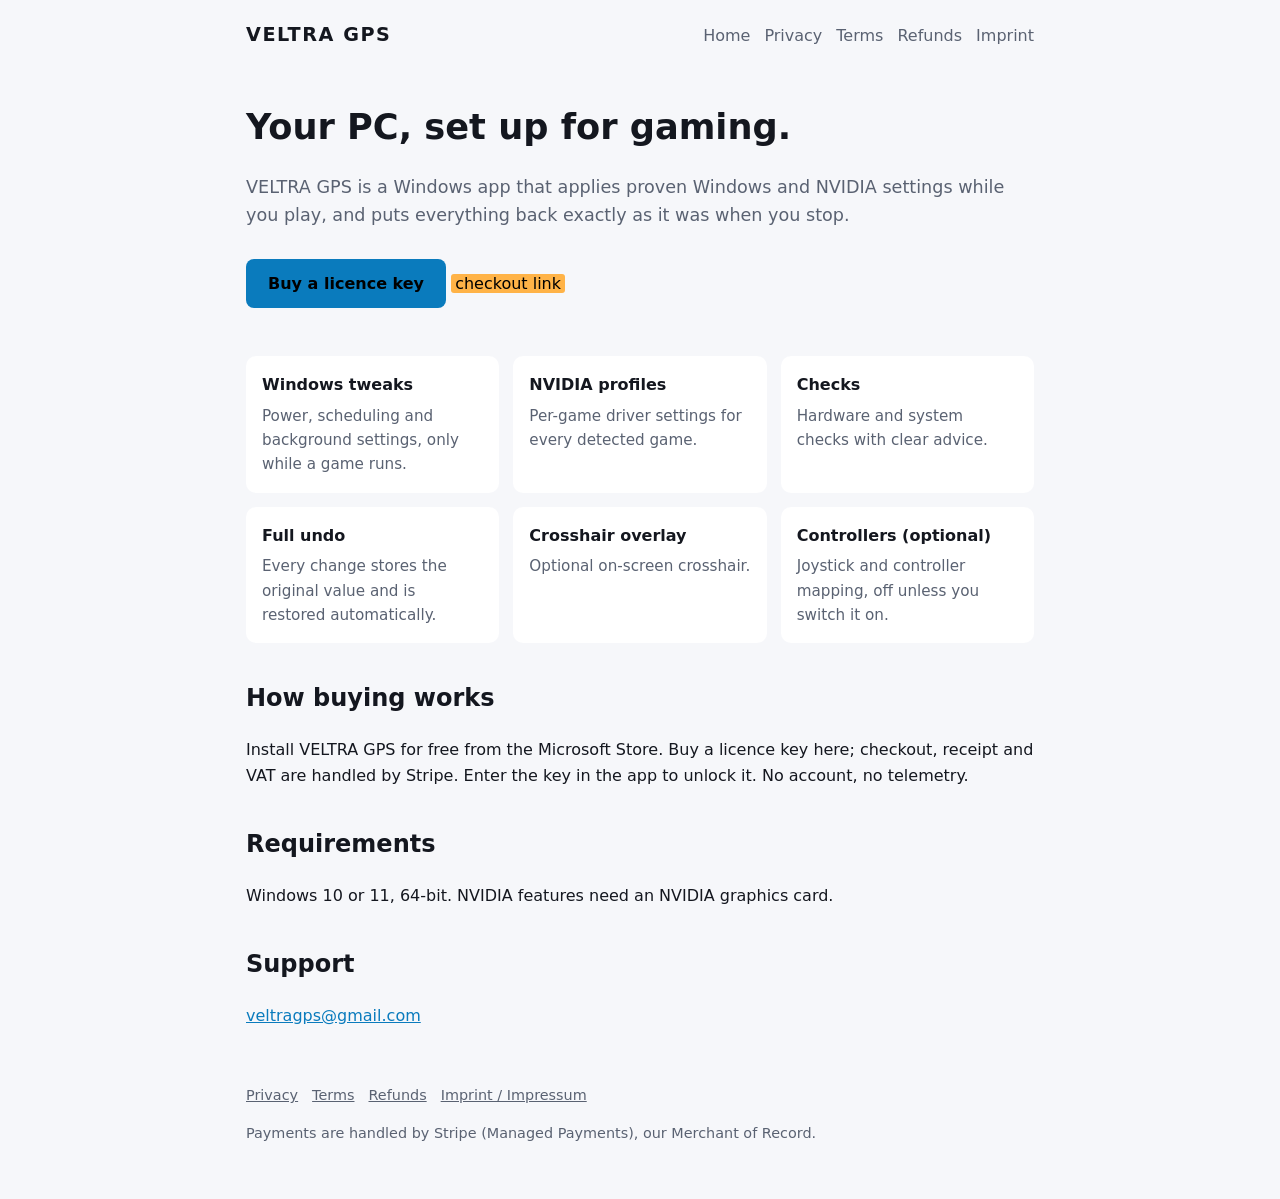
<file: docs/index.html>
<!doctype html>
<html lang="en">
<head>
<meta charset="utf-8">
<meta name="viewport" content="width=device-width,initial-scale=1">
<title>VELTRA GPS</title>
<meta name="description" content="Windows app that sets up your PC for gaming and restores every setting when you stop.">
<link rel="stylesheet" href="style.css">
</head>
<body>
<header><a class="brand" href="index.html">VELTRA GPS</a><nav><a href="index.html">Home</a><a href="privacy.html">Privacy</a><a href="terms.html">Terms</a><a href="refund.html">Refunds</a><a href="imprint.html">Imprint</a></nav></header>
<main>
<section class="hero">
<h1>Your PC, set up for gaming.</h1>
<p>VELTRA GPS is a Windows app that applies proven Windows and NVIDIA settings while you play, and puts everything back exactly as it was when you stop.</p>
<a class="btn" href="#">Buy a licence key</a> <span class="todo">checkout link</span>
</section>
<div class="grid">
<div class="card"><h3>Windows tweaks</h3><p>Power, scheduling and background settings, only while a game runs.</p></div>
<div class="card"><h3>NVIDIA profiles</h3><p>Per-game driver settings for every detected game.</p></div>
<div class="card"><h3>Checks</h3><p>Hardware and system checks with clear advice.</p></div>
<div class="card"><h3>Full undo</h3><p>Every change stores the original value and is restored automatically.</p></div>
<div class="card"><h3>Crosshair overlay</h3><p>Optional on-screen crosshair.</p></div>
<div class="card"><h3>Controllers (optional)</h3><p>Joystick and controller mapping, off unless you switch it on.</p></div>
</div>
<h2>How buying works</h2>
<p>Install VELTRA GPS for free from the Microsoft Store. Buy a licence key here; checkout, receipt and VAT are handled by Stripe. Enter the key in the app to unlock it. No account, no telemetry.</p>
<h2>Requirements</h2>
<p>Windows 10 or 11, 64-bit. NVIDIA features need an NVIDIA graphics card.</p>
<h2>Support</h2>
<p><a href="mailto:veltragps@gmail.com">veltragps@gmail.com</a></p>
</main>
<footer><a href="privacy.html">Privacy</a><a href="terms.html">Terms</a><a href="refund.html">Refunds</a><a href="imprint.html">Imprint / Impressum</a><p>Payments are handled by Stripe (Managed Payments), our Merchant of Record.</p></footer>
</body>
</html>
</file>
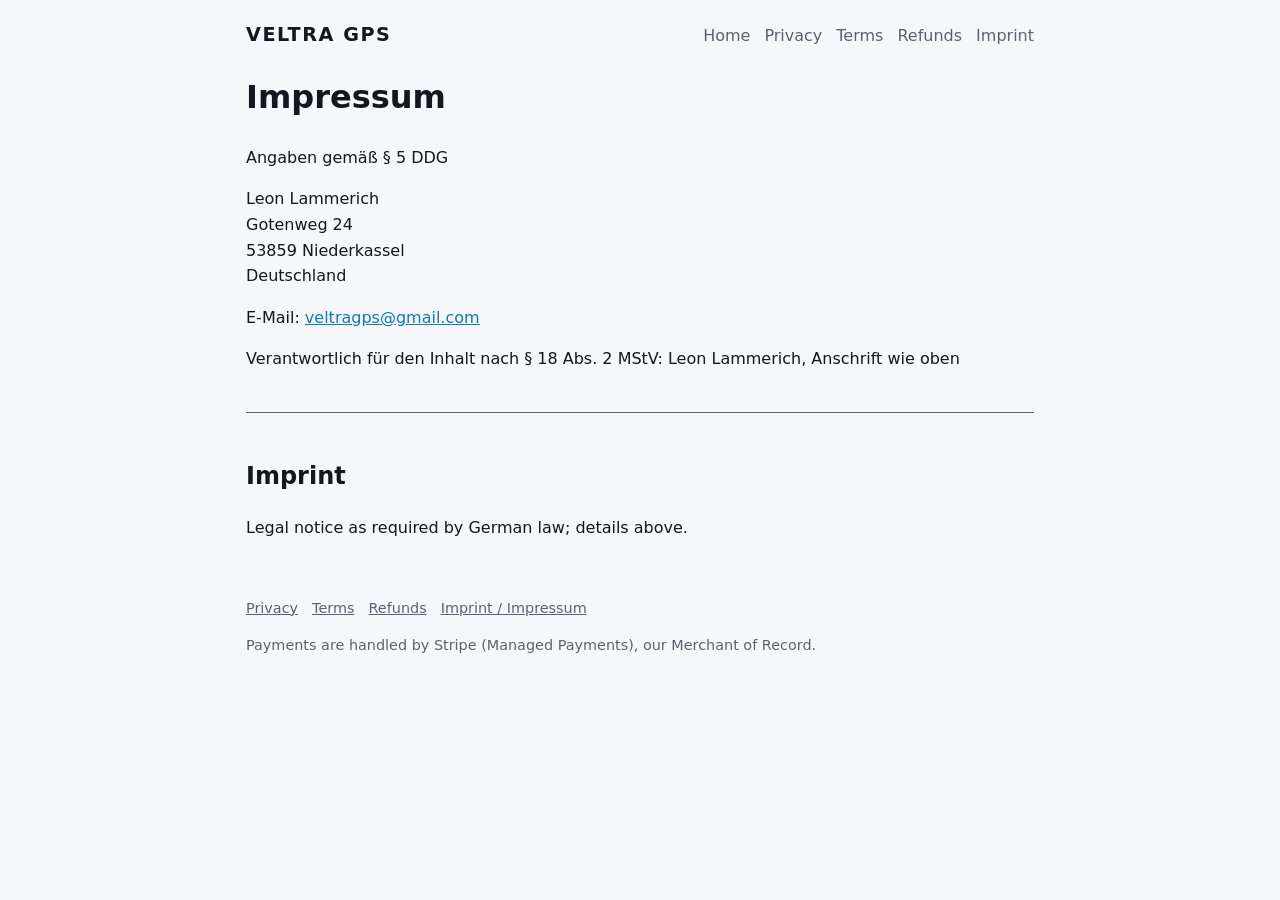
<file: docs/imprint.html>
<!doctype html>
<html lang="de">
<head>
<meta charset="utf-8">
<meta name="viewport" content="width=device-width,initial-scale=1">
<title>Impressum – VELTRA GPS</title>
<link rel="stylesheet" href="style.css">
</head>
<body>
<header><a class="brand" href="index.html">VELTRA GPS</a><nav><a href="index.html">Home</a><a href="privacy.html">Privacy</a><a href="terms.html">Terms</a><a href="refund.html">Refunds</a><a href="imprint.html">Imprint</a></nav></header>
<main>
<h1>Impressum</h1>
<p>Angaben gemäß § 5 DDG</p>
<p>Leon Lammerich<br>Gotenweg 24<br>53859 Niederkassel<br>Deutschland</p>
<p>E-Mail: <a href="mailto:veltragps@gmail.com">veltragps@gmail.com</a></p>
<p>Verantwortlich für den Inhalt nach § 18 Abs. 2 MStV: Leon Lammerich, Anschrift wie oben</p>
<div class="lang">
<h2>Imprint</h2>
<p>Legal notice as required by German law; details above.</p>
</div>
</main>
<footer><a href="privacy.html">Privacy</a><a href="terms.html">Terms</a><a href="refund.html">Refunds</a><a href="imprint.html">Imprint / Impressum</a><p>Payments are handled by Stripe (Managed Payments), our Merchant of Record.</p></footer>
</body>
</html>
</file>
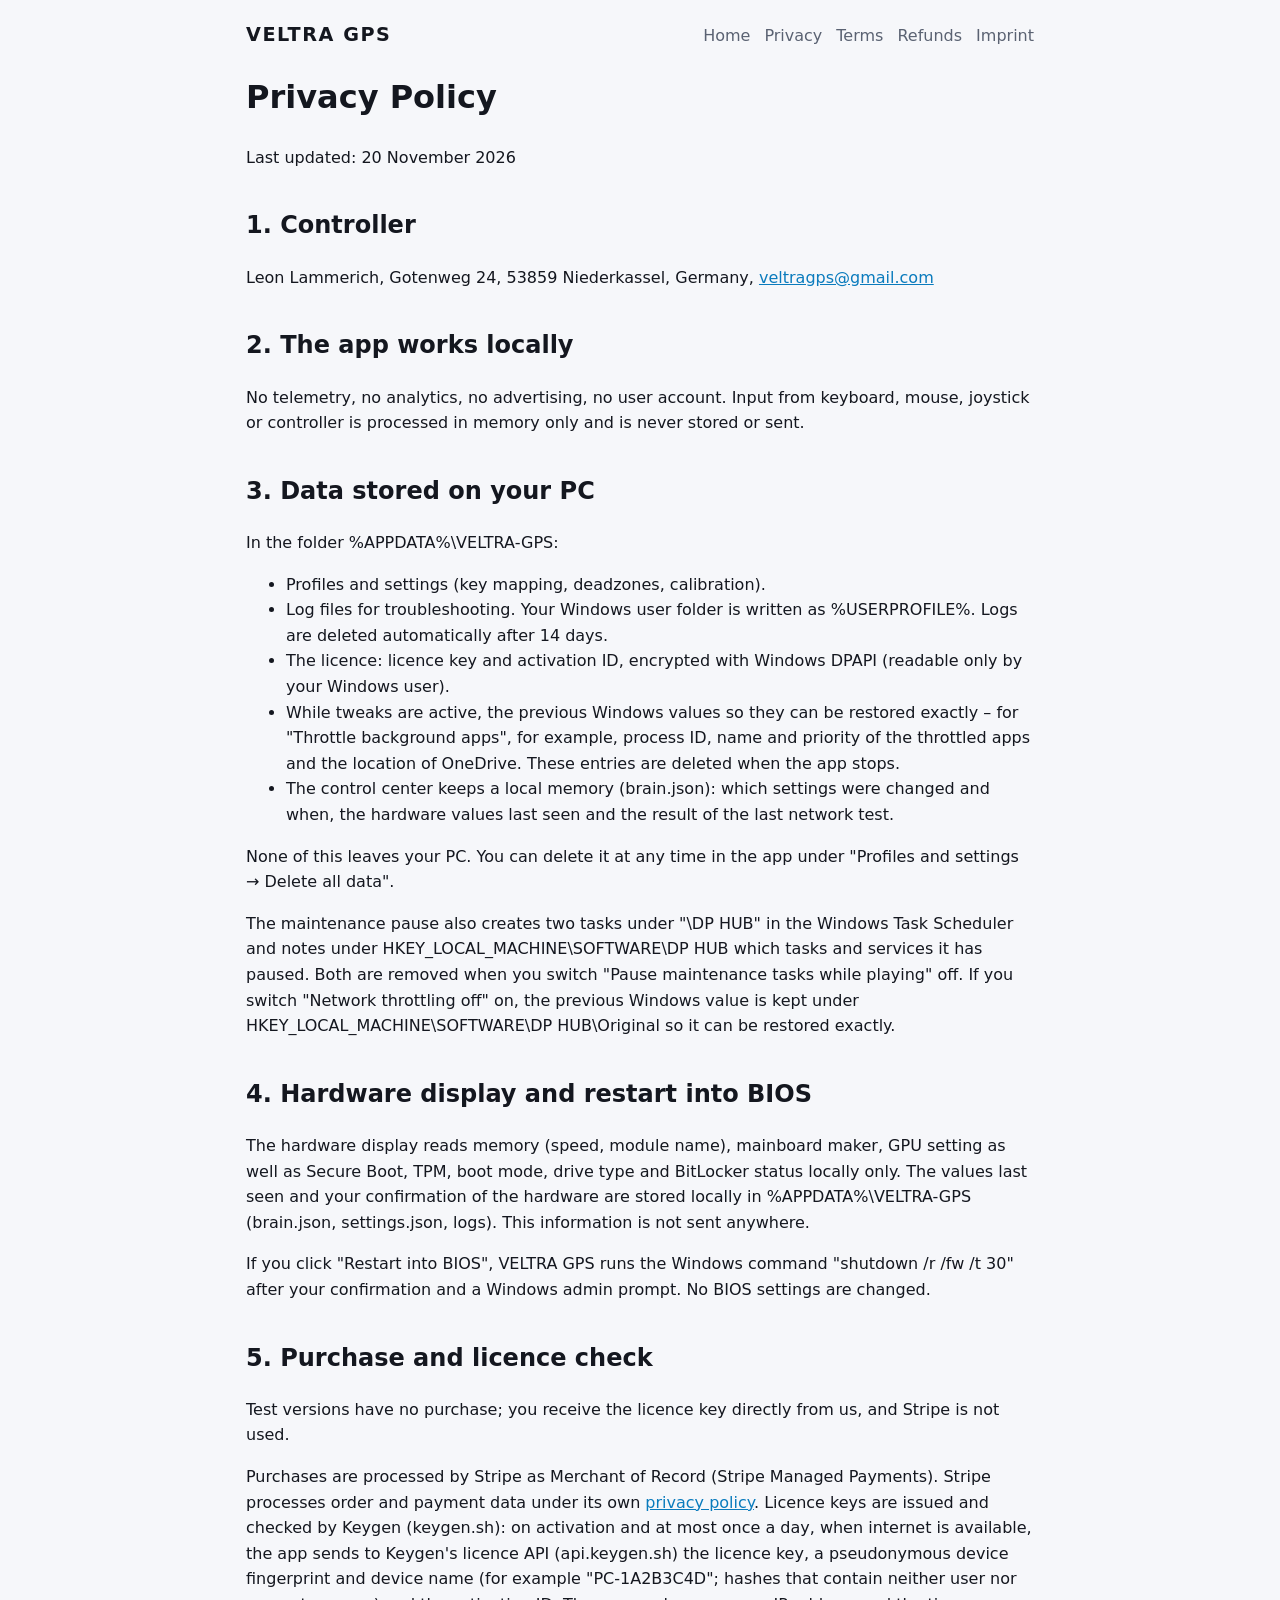
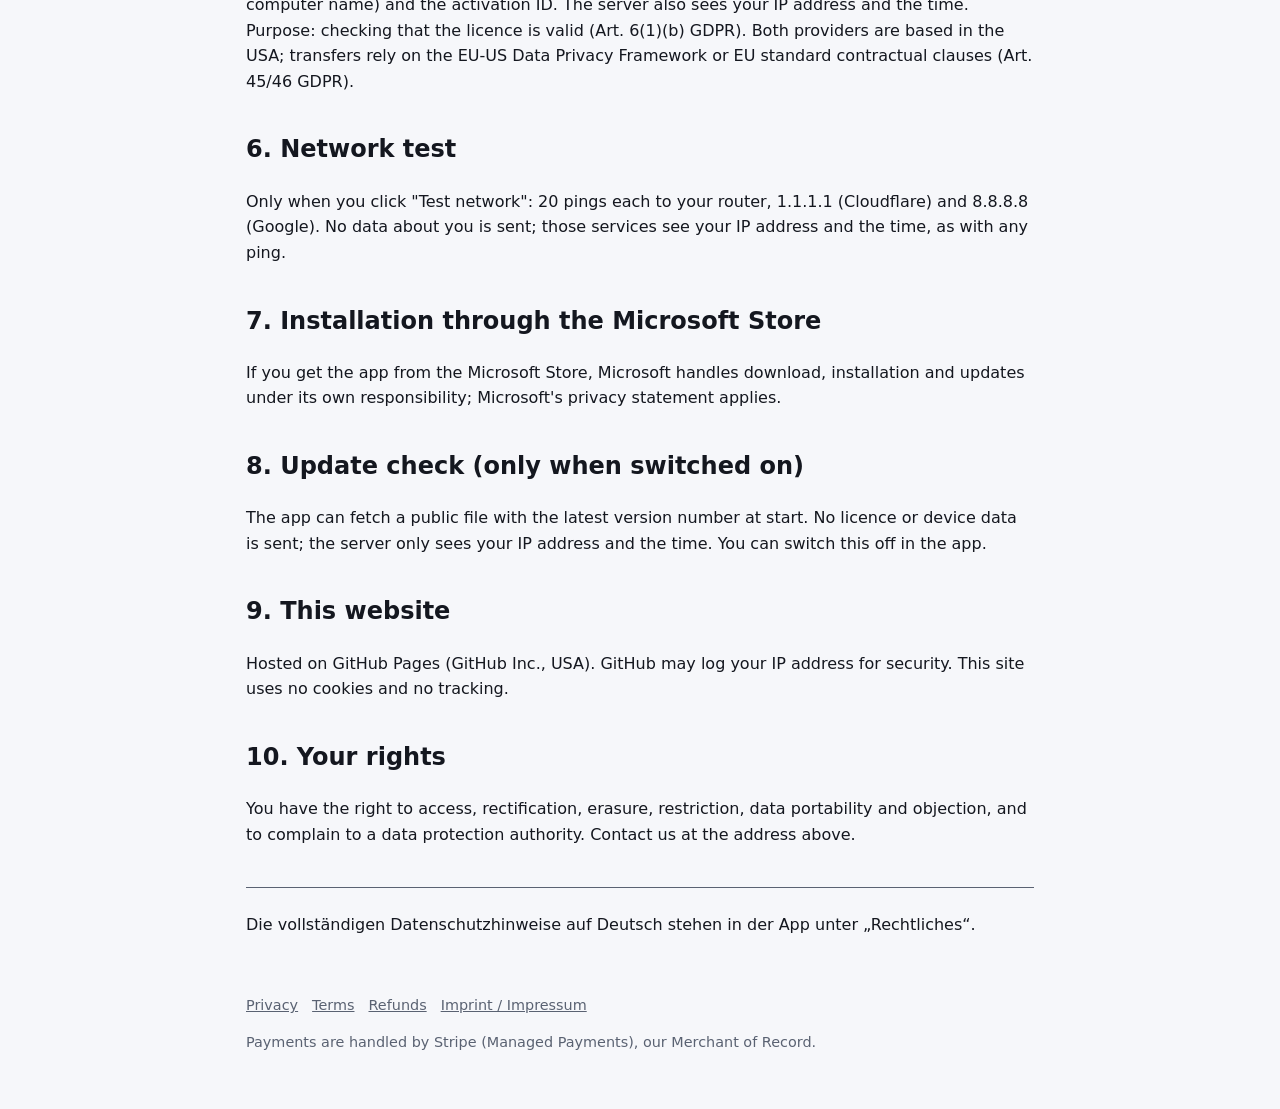
<file: docs/privacy.html>
<!doctype html>
<html lang="en">
<head>
<meta charset="utf-8">
<meta name="viewport" content="width=device-width,initial-scale=1">
<title>Privacy – VELTRA GPS</title>
<link rel="stylesheet" href="style.css">
</head>
<body>
<header><a class="brand" href="index.html">VELTRA GPS</a><nav><a href="index.html">Home</a><a href="privacy.html">Privacy</a><a href="terms.html">Terms</a><a href="refund.html">Refunds</a><a href="imprint.html">Imprint</a></nav></header>
<main>
<h1>Privacy Policy</h1>
<p>Last updated: 20 November 2026</p>
<h2>1. Controller</h2>
<p>Leon Lammerich, Gotenweg 24, 53859 Niederkassel, Germany, <a href="mailto:veltragps@gmail.com">veltragps@gmail.com</a></p>
<h2>2. The app works locally</h2>
<p>No telemetry, no analytics, no advertising, no user account. Input from keyboard, mouse, joystick or controller is processed in memory only and is never stored or sent.</p>
<h2>3. Data stored on your PC</h2>
<p>In the folder %APPDATA%\VELTRA-GPS:</p>
<ul>
<li>Profiles and settings (key mapping, deadzones, calibration).</li>
<li>Log files for troubleshooting. Your Windows user folder is written as %USERPROFILE%. Logs are deleted automatically after 14 days.</li>
<li>The licence: licence key and activation ID, encrypted with Windows DPAPI (readable only by your Windows user).</li>
<li>While tweaks are active, the previous Windows values so they can be restored exactly – for "Throttle background apps", for example, process ID, name and priority of the throttled apps and the location of OneDrive. These entries are deleted when the app stops.</li>
<li>The control center keeps a local memory (brain.json): which settings were changed and when, the hardware values last seen and the result of the last network test.</li>
</ul>
<p>None of this leaves your PC. You can delete it at any time in the app under "Profiles and settings → Delete all data".</p>
<p>The maintenance pause also creates two tasks under "\DP HUB" in the Windows Task Scheduler and notes under HKEY_LOCAL_MACHINE\SOFTWARE\DP HUB which tasks and services it has paused. Both are removed when you switch "Pause maintenance tasks while playing" off. If you switch "Network throttling off" on, the previous Windows value is kept under HKEY_LOCAL_MACHINE\SOFTWARE\DP HUB\Original so it can be restored exactly.</p>
<h2>4. Hardware display and restart into BIOS</h2>
<p>The hardware display reads memory (speed, module name), mainboard maker, GPU setting as well as Secure Boot, TPM, boot mode, drive type and BitLocker status locally only. The values last seen and your confirmation of the hardware are stored locally in %APPDATA%\VELTRA-GPS (brain.json, settings.json, logs). This information is not sent anywhere.</p>
<p>If you click "Restart into BIOS", VELTRA GPS runs the Windows command "shutdown /r /fw /t 30" after your confirmation and a Windows admin prompt. No BIOS settings are changed.</p>
<h2>5. Purchase and licence check</h2>
<p>Test versions have no purchase; you receive the licence key directly from us, and Stripe is not used.</p>
<p>Purchases are processed by Stripe as Merchant of Record (Stripe Managed Payments). Stripe processes order and payment data under its own <a href="https://stripe.com/privacy">privacy policy</a>. Licence keys are issued and checked by Keygen (keygen.sh): on activation and at most once a day, when internet is available, the app sends to Keygen's licence API (api.keygen.sh) the licence key, a pseudonymous device fingerprint and device name (for example "PC-1A2B3C4D"; hashes that contain neither user nor computer name) and the activation ID. The server also sees your IP address and the time. Purpose: checking that the licence is valid (Art. 6(1)(b) GDPR). Both providers are based in the USA; transfers rely on the EU-US Data Privacy Framework or EU standard contractual clauses (Art. 45/46 GDPR).</p>
<h2>6. Network test</h2>
<p>Only when you click "Test network": 20 pings each to your router, 1.1.1.1 (Cloudflare) and 8.8.8.8 (Google). No data about you is sent; those services see your IP address and the time, as with any ping.</p>
<h2>7. Installation through the Microsoft Store</h2>
<p>If you get the app from the Microsoft Store, Microsoft handles download, installation and updates under its own responsibility; Microsoft's privacy statement applies.</p>
<h2>8. Update check (only when switched on)</h2>
<p>The app can fetch a public file with the latest version number at start. No licence or device data is sent; the server only sees your IP address and the time. You can switch this off in the app.</p>
<h2>9. This website</h2>
<p>Hosted on GitHub Pages (GitHub Inc., USA). GitHub may log your IP address for security. This site uses no cookies and no tracking.</p>
<h2>10. Your rights</h2>
<p>You have the right to access, rectification, erasure, restriction, data portability and objection, and to complain to a data protection authority. Contact us at the address above.</p>
<div class="lang"><p>Die vollständigen Datenschutzhinweise auf Deutsch stehen in der App unter „Rechtliches“.</p></div>
</main>
<footer><a href="privacy.html">Privacy</a><a href="terms.html">Terms</a><a href="refund.html">Refunds</a><a href="imprint.html">Imprint / Impressum</a><p>Payments are handled by Stripe (Managed Payments), our Merchant of Record.</p></footer>
</body>
</html>
</file>
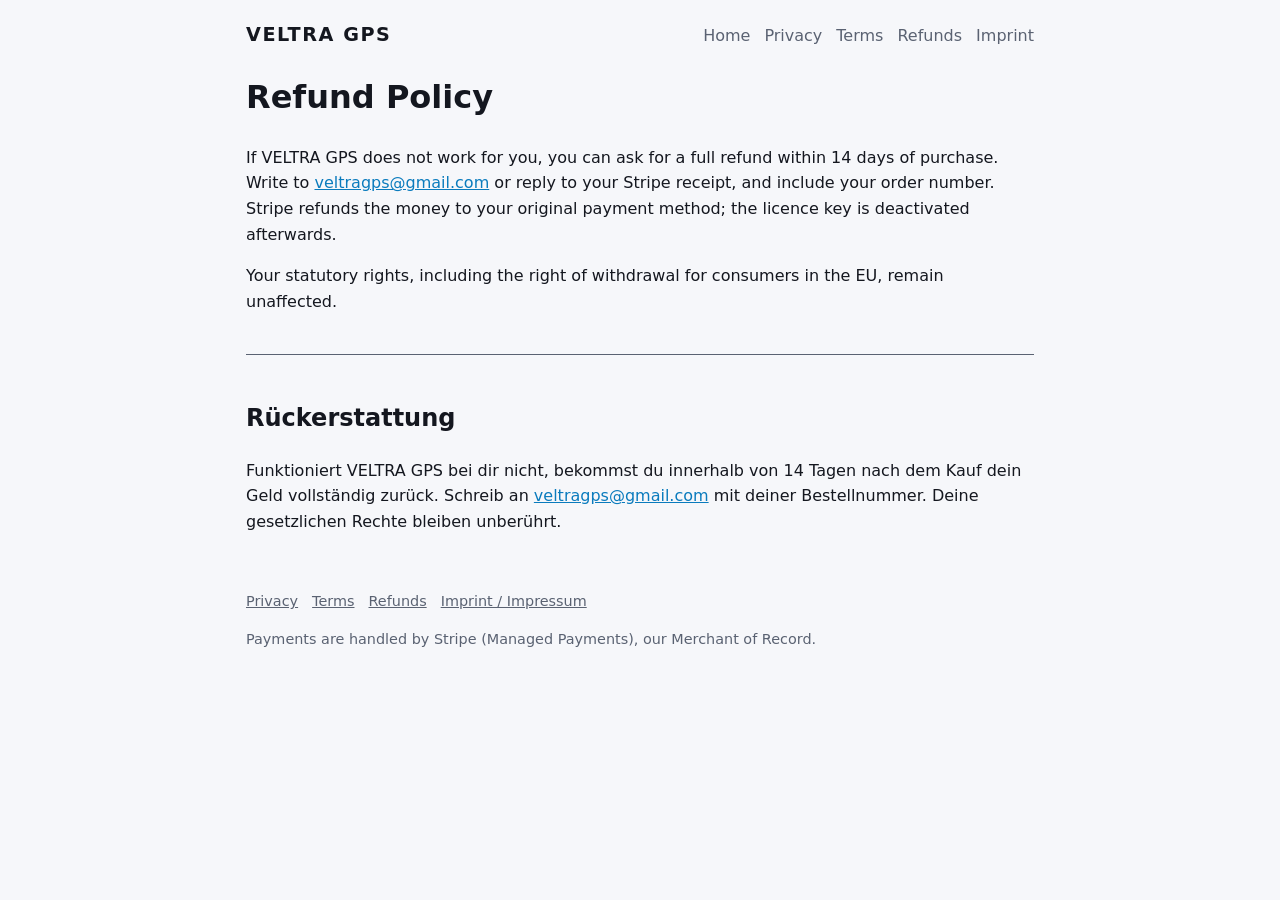
<file: docs/refund.html>
<!doctype html>
<html lang="en">
<head>
<meta charset="utf-8">
<meta name="viewport" content="width=device-width,initial-scale=1">
<title>Refunds – VELTRA GPS</title>
<link rel="stylesheet" href="style.css">
</head>
<body>
<header><a class="brand" href="index.html">VELTRA GPS</a><nav><a href="index.html">Home</a><a href="privacy.html">Privacy</a><a href="terms.html">Terms</a><a href="refund.html">Refunds</a><a href="imprint.html">Imprint</a></nav></header>
<main>
<h1>Refund Policy</h1>
<p>If VELTRA GPS does not work for you, you can ask for a full refund within 14 days of purchase. Write to <a href="mailto:veltragps@gmail.com">veltragps@gmail.com</a> or reply to your Stripe receipt, and include your order number. Stripe refunds the money to your original payment method; the licence key is deactivated afterwards.</p>
<p>Your statutory rights, including the right of withdrawal for consumers in the EU, remain unaffected.</p>
<div class="lang">
<h2>Rückerstattung</h2>
<p>Funktioniert VELTRA GPS bei dir nicht, bekommst du innerhalb von 14 Tagen nach dem Kauf dein Geld vollständig zurück. Schreib an <a href="mailto:veltragps@gmail.com">veltragps@gmail.com</a> mit deiner Bestellnummer. Deine gesetzlichen Rechte bleiben unberührt.</p>
</div>
</main>
<footer><a href="privacy.html">Privacy</a><a href="terms.html">Terms</a><a href="refund.html">Refunds</a><a href="imprint.html">Imprint / Impressum</a><p>Payments are handled by Stripe (Managed Payments), our Merchant of Record.</p></footer>
</body>
</html>
</file>
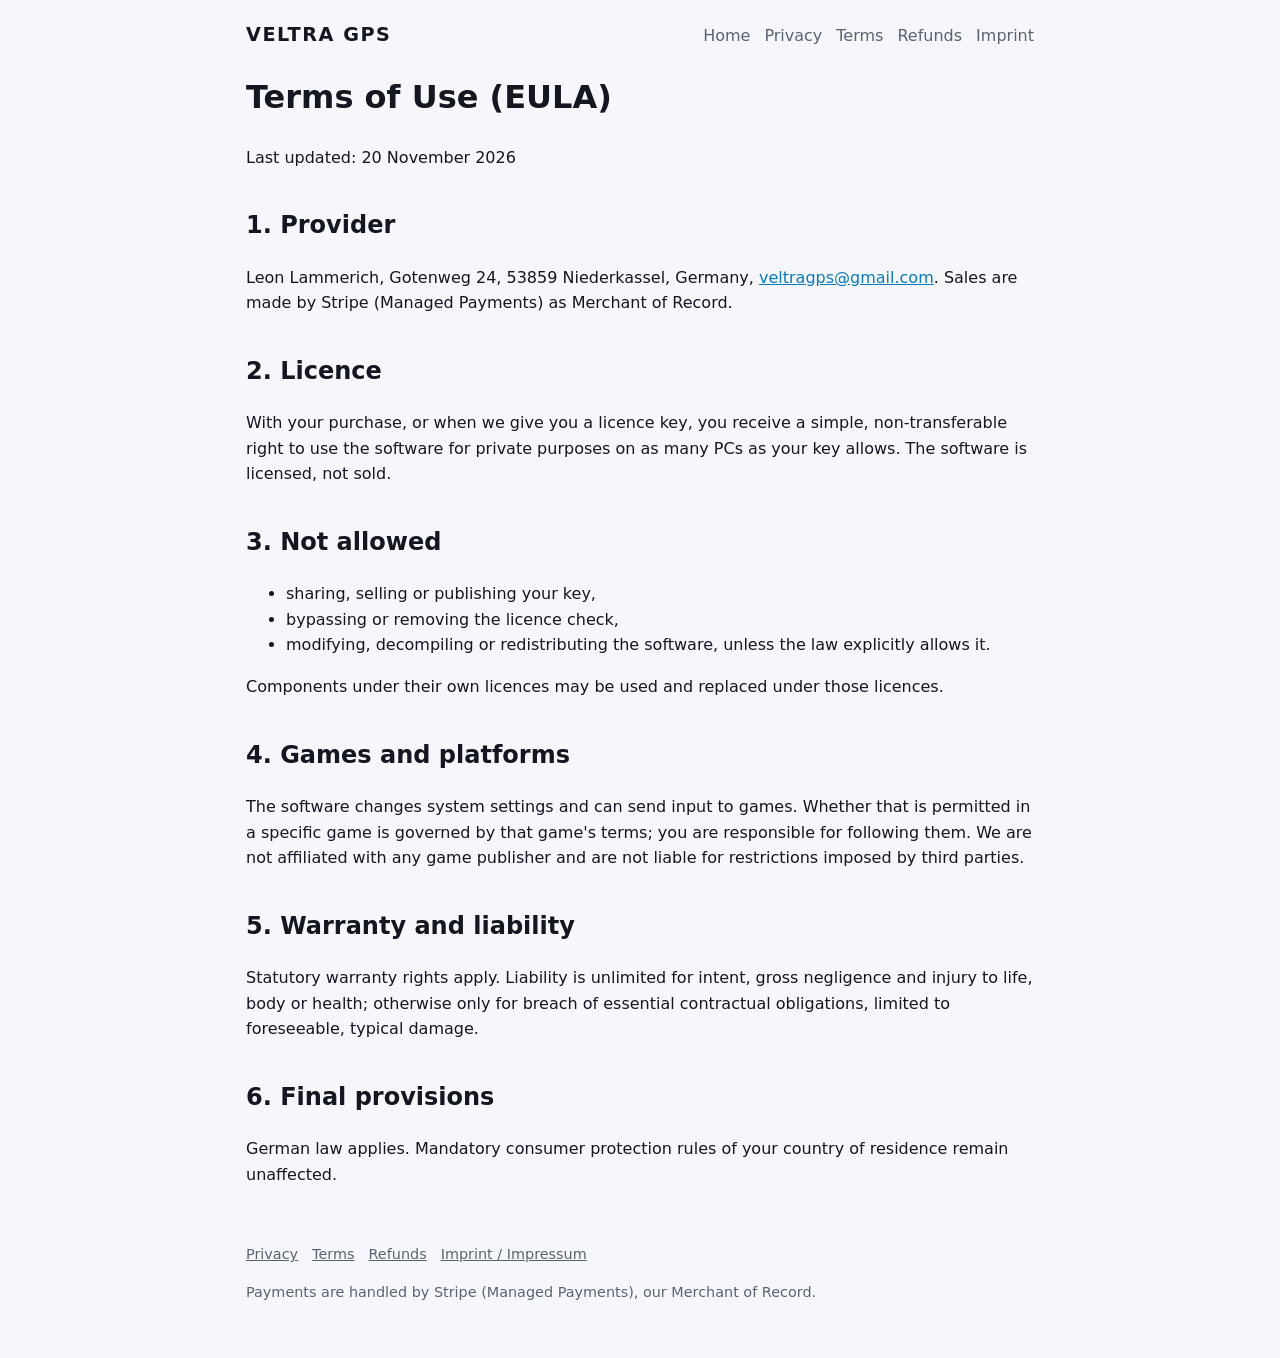
<file: docs/terms.html>
<!doctype html>
<html lang="en">
<head>
<meta charset="utf-8">
<meta name="viewport" content="width=device-width,initial-scale=1">
<title>Terms – VELTRA GPS</title>
<link rel="stylesheet" href="style.css">
</head>
<body>
<header><a class="brand" href="index.html">VELTRA GPS</a><nav><a href="index.html">Home</a><a href="privacy.html">Privacy</a><a href="terms.html">Terms</a><a href="refund.html">Refunds</a><a href="imprint.html">Imprint</a></nav></header>
<main>
<h1>Terms of Use (EULA)</h1>
<p>Last updated: 20 November 2026</p>
<h2>1. Provider</h2>
<p>Leon Lammerich, Gotenweg 24, 53859 Niederkassel, Germany, <a href="mailto:veltragps@gmail.com">veltragps@gmail.com</a>. Sales are made by Stripe (Managed Payments) as Merchant of Record.</p>
<h2>2. Licence</h2>
<p>With your purchase, or when we give you a licence key, you receive a simple, non-transferable right to use the software for private purposes on as many PCs as your key allows. The software is licensed, not sold.</p>
<h2>3. Not allowed</h2>
<ul>
<li>sharing, selling or publishing your key,</li>
<li>bypassing or removing the licence check,</li>
<li>modifying, decompiling or redistributing the software, unless the law explicitly allows it.</li>
</ul>
<p>Components under their own licences may be used and replaced under those licences.</p>
<h2>4. Games and platforms</h2>
<p>The software changes system settings and can send input to games. Whether that is permitted in a specific game is governed by that game's terms; you are responsible for following them. We are not affiliated with any game publisher and are not liable for restrictions imposed by third parties.</p>
<h2>5. Warranty and liability</h2>
<p>Statutory warranty rights apply. Liability is unlimited for intent, gross negligence and injury to life, body or health; otherwise only for breach of essential contractual obligations, limited to foreseeable, typical damage.</p>
<h2>6. Final provisions</h2>
<p>German law applies. Mandatory consumer protection rules of your country of residence remain unaffected.</p>
</main>
<footer><a href="privacy.html">Privacy</a><a href="terms.html">Terms</a><a href="refund.html">Refunds</a><a href="imprint.html">Imprint / Impressum</a><p>Payments are handled by Stripe (Managed Payments), our Merchant of Record.</p></footer>
</body>
</html>
</file>
<file: docs/style.css>
:root{--bg:#0d0f14;--card:#161a22;--text:#e8eaf0;--muted:#9aa3b2;--accent:#5ad1ff;--todo:#ffb347}
@media (prefers-color-scheme:light){:root{--bg:#f6f7fa;--card:#fff;--text:#14171f;--muted:#5a6272;--accent:#0a7bbd}}
*{box-sizing:border-box}
body{margin:0;background:var(--bg);color:var(--text);font:16px/1.6 system-ui,'Segoe UI',sans-serif}
header,main,footer{max-width:820px;margin:0 auto;padding:0 16px}
header{display:flex;flex-wrap:wrap;gap:12px;align-items:center;justify-content:space-between;padding-top:20px}
header a.brand{font-weight:800;letter-spacing:.08em;color:var(--text);text-decoration:none;font-size:1.2rem}
nav a{color:var(--muted);margin-left:14px;text-decoration:none}
nav a:hover{color:var(--accent)}
a{color:var(--accent)}
.hero{padding:48px 0 24px}
.hero h1{font-size:2.2rem;margin:0 0 8px}
.hero p{color:var(--muted);font-size:1.1rem}
.btn{display:inline-block;background:var(--accent);color:#000;font-weight:700;padding:12px 22px;border-radius:8px;text-decoration:none;margin-top:12px}
.grid{display:grid;grid-template-columns:repeat(auto-fit,minmax(220px,1fr));gap:14px;margin:24px 0}
.card{background:var(--card);border-radius:10px;padding:16px}
.card h3{margin:0 0 6px;font-size:1rem}
.card p{margin:0;color:var(--muted);font-size:.95rem}
h2{margin-top:36px}
.todo{background:var(--todo);color:#000;padding:0 4px;border-radius:3px}
.lang{border-top:1px solid var(--muted);margin-top:40px;padding-top:8px}
footer{color:var(--muted);font-size:.9rem;padding:40px 16px}
footer a{color:var(--muted);margin-right:14px}
</file>
